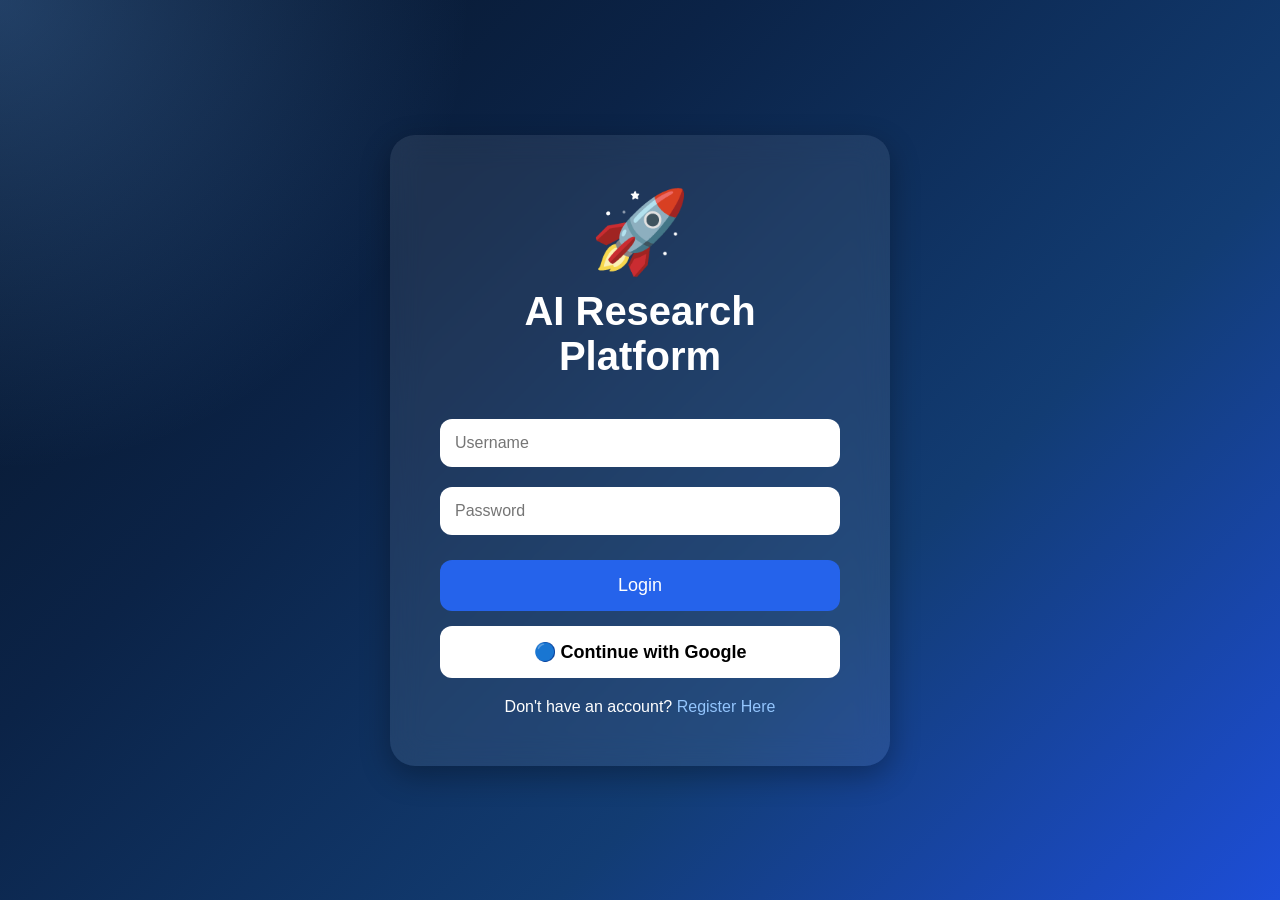
<file: templates/login.html>
<!DOCTYPE html>
<html>
<head>

<title>AI Research Platform Login</title>

<style>

*{
margin:0;
padding:0;
box-sizing:border-box;
font-family:'Segoe UI',sans-serif;
}

body{

min-height:100vh;

display:flex;

justify-content:center;

align-items:center;

background:
radial-gradient(
circle at top left,
rgba(96,165,250,0.3),
transparent 30%
),

linear-gradient(
135deg,
#071426,
#0b2347,
#123c73,
#1d4ed8
);

color:white;

}

.login-box{

width:500px;

padding:50px;

text-align:center;

background:
rgba(255,255,255,0.08);

backdrop-filter:blur(15px);

border-radius:25px;

box-shadow:
0 10px 30px rgba(0,0,0,0.3);

}

.logo{

font-size:80px;

margin-bottom:10px;

}

h1{

margin-bottom:30px;

font-size:40px;

}

input{

width:100%;

padding:15px;

margin:10px 0;

border:none;

border-radius:12px;

font-size:16px;

}

button{

width:100%;

padding:15px;

margin-top:15px;

border:none;

border-radius:12px;

background:#2563eb;

color:white;

font-size:18px;

cursor:pointer;

}

button:hover{

background:#3b82f6;

}

.google-btn{

background:white;

color:black;

font-weight:bold;

}

.google-btn:hover{

background:#f1f1f1;

}

p{

margin-top:20px;

}

a{

color:#93c5fd;

text-decoration:none;

}

</style>

</head>

<body>

<div class="login-box">

<div class="logo">🚀</div>

<h1>AI Research Platform</h1>

<form action="/login_user" method="POST">

<input
type="text"
name="username"
placeholder="Username"
required>

<input
type="password"
name="password"
placeholder="Password"
required>

<button type="submit">
Login
</button>

</form>

<button
class="google-btn"
onclick="googleDemo()">

🔵 Continue with Google

</button>

<p>

Don't have an account?

<a href="/register">

Register Here

</a>

</p>

</div>

<script>

function googleDemo(){

alert(
"Google Login Demo\n\nFor final year project presentation."
);

}

</script>

</body>
</html>
</file>
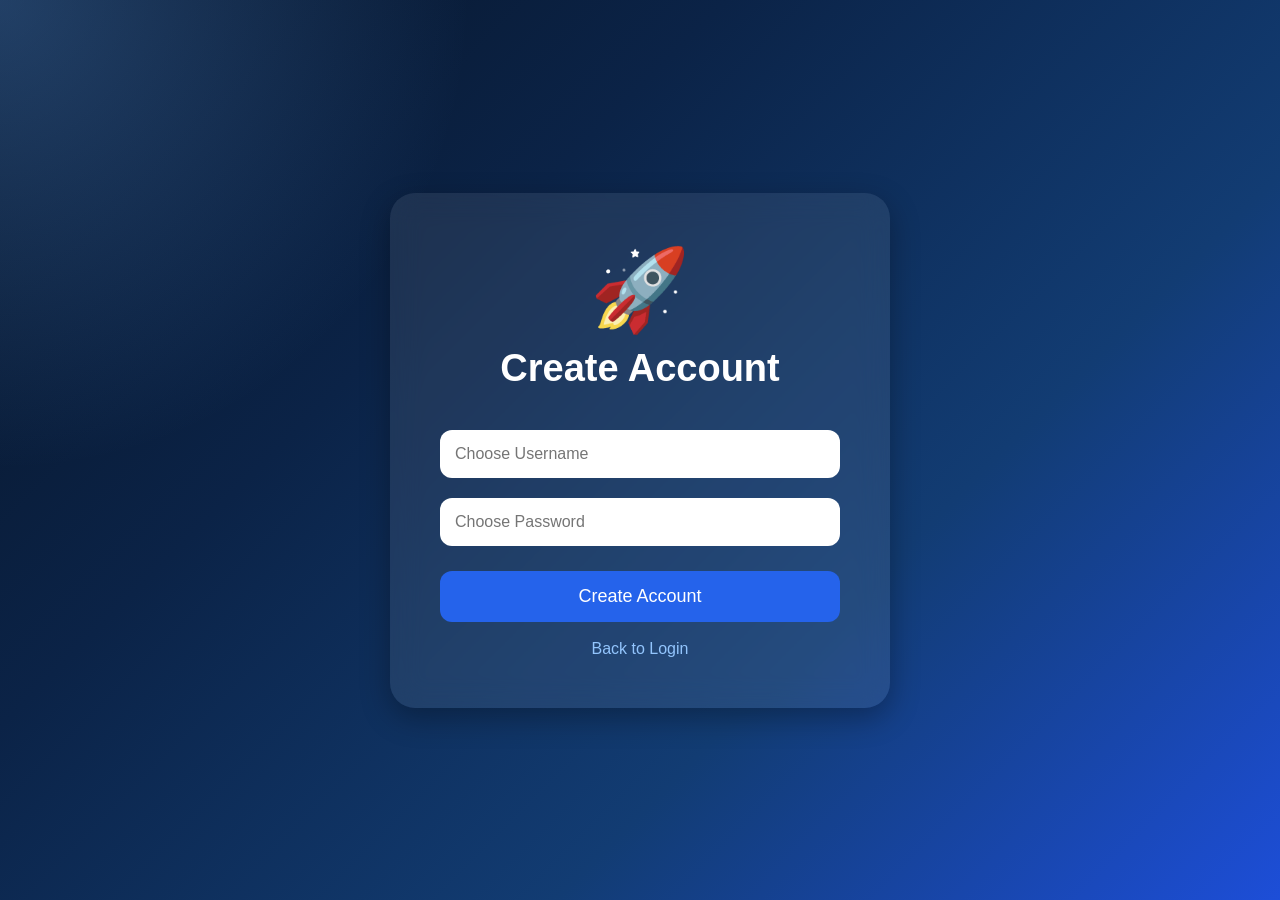
<file: templates/register.html>
<!DOCTYPE html>
<html>
<head>

<title>Create Account</title>

<style>

*{
margin:0;
padding:0;
box-sizing:border-box;
font-family:'Segoe UI',sans-serif;
}

body{

min-height:100vh;

display:flex;

justify-content:center;

align-items:center;

background:
radial-gradient(
circle at top left,
rgba(96,165,250,0.3),
transparent 30%
),

linear-gradient(
135deg,
#071426,
#0b2347,
#123c73,
#1d4ed8
);

color:white;

}

.register-box{

width:500px;

padding:50px;

text-align:center;

background:
rgba(255,255,255,0.08);

backdrop-filter:blur(15px);

border-radius:25px;

box-shadow:
0 10px 30px rgba(0,0,0,0.3);

}

.logo{

font-size:80px;

margin-bottom:10px;

}

h1{

margin-bottom:30px;

font-size:38px;

}

input{

width:100%;

padding:15px;

margin:10px 0;

border:none;

border-radius:12px;

font-size:16px;

}

button{

width:100%;

padding:15px;

margin-top:15px;

border:none;

border-radius:12px;

background:#2563eb;

color:white;

font-size:18px;

cursor:pointer;

}

button:hover{

background:#3b82f6;

}

a{

color:#93c5fd;

text-decoration:none;

}

</style>

</head>

<body>

<div class="register-box">

<div class="logo">🚀</div>

<h1>Create Account</h1>

<form action="/register_user" method="POST">

<input
type="text"
name="username"
placeholder="Choose Username"
required>

<input
type="password"
name="password"
placeholder="Choose Password"
required>

<button type="submit">

Create Account

</button>

</form>

<br>

<a href="/login">

Back to Login

</a>

</div>

</body>
</html>
</file>
